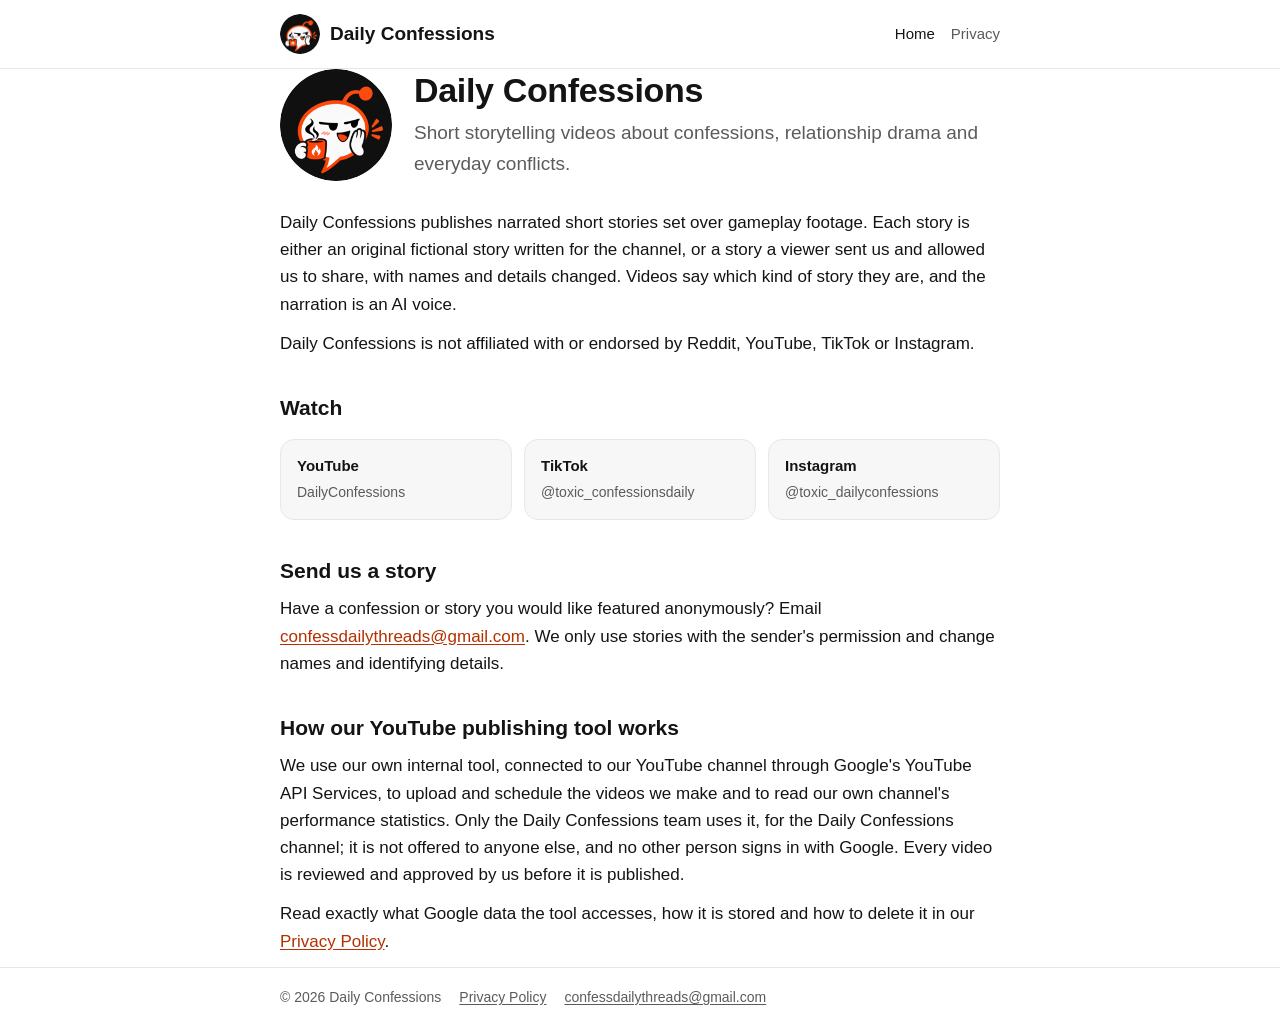
<file: index.html>
<!doctype html>
<html lang="en">
<head>
<meta charset="utf-8">
<meta name="viewport" content="width=device-width, initial-scale=1">
<title>Daily Confessions</title>
<meta name="description" content="Daily Confessions makes short storytelling videos for YouTube, TikTok and Instagram.">
<link rel="icon" href="assets/logo.png">
<link rel="stylesheet" href="style.css">
</head>
<body>
<header class="site"><div class="wrap">
  <a class="brand" href="./"><img src="assets/logo.png" alt="">Daily Confessions</a>
  <nav aria-label="Site"><a href="./" aria-current="page">Home</a><a href="privacy.html">Privacy</a></nav>
</div></header>

<main class="wrap">
  <section class="hero">
    <img src="assets/logo.png" alt="Daily Confessions logo">
    <div>
      <h1>Daily Confessions</h1>
      <p class="lead">Short storytelling videos about confessions, relationship drama and everyday conflicts.</p>
    </div>
  </section>

  <p>Daily Confessions publishes narrated short stories set over gameplay footage. Each story is either an original
     fictional story written for the channel, or a story a viewer sent us and allowed us to share, with names and
     details changed. Videos say which kind of story they are, and the narration is an AI voice.</p>
  <p>Daily Confessions is not affiliated with or endorsed by Reddit, YouTube, TikTok or Instagram.</p>

  <h2>Watch</h2>
  <div class="cards">
    <a class="card" href="https://www.youtube.com/channel/UCWHgbTQHVSW7D9kofsaD4Kg"><b>YouTube</b><span>DailyConfessions</span></a>
    <a class="card" href="https://www.tiktok.com/@toxic_confessionsdaily"><b>TikTok</b><span>@toxic_confessionsdaily</span></a>
    <a class="card" href="https://www.instagram.com/toxic_dailyconfessions/"><b>Instagram</b><span>@toxic_dailyconfessions</span></a>
  </div>

  <h2>Send us a story</h2>
  <p>Have a confession or story you would like featured anonymously? Email
     <a href="mailto:confessdailythreads@gmail.com">confessdailythreads@gmail.com</a>. We only use stories with the
     sender's permission and change names and identifying details.</p>

  <h2>How our YouTube publishing tool works</h2>
  <p>We use our own internal tool, connected to our YouTube channel through Google's YouTube API Services, to upload and
     schedule the videos we make and to read our own channel's performance statistics. Only the Daily Confessions
     team uses it, for the Daily Confessions channel; it is not offered to anyone else, and no other person signs in
     with Google. Every video is reviewed and approved by us before it is published.</p>
  <p>Read exactly what Google data the tool accesses, how it is stored and how to delete it in our
     <a href="privacy.html">Privacy Policy</a>.</p>
</main>

<footer class="site"><div class="wrap">
  <span>© 2026 Daily Confessions</span>
  <a href="privacy.html">Privacy Policy</a>
  <a href="mailto:confessdailythreads@gmail.com">confessdailythreads@gmail.com</a>
</div></footer>
</body>
</html>
</file>
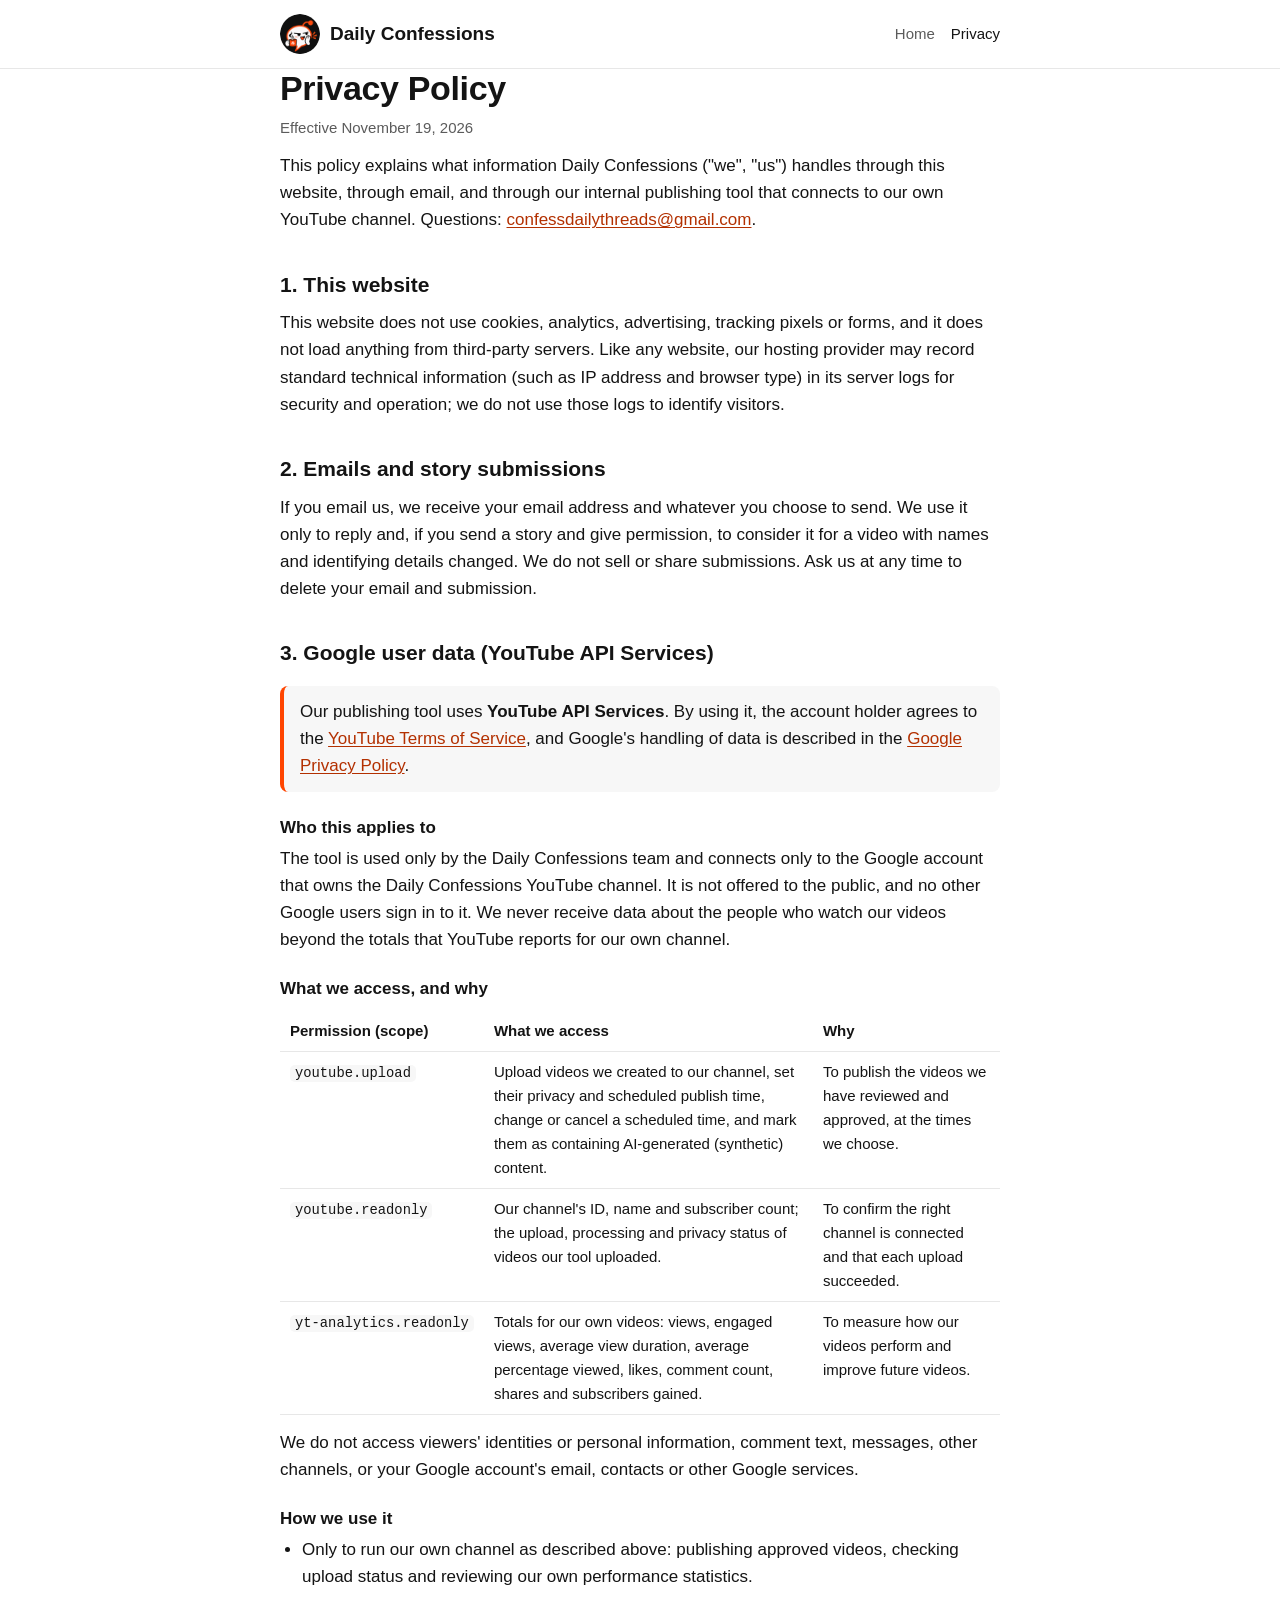
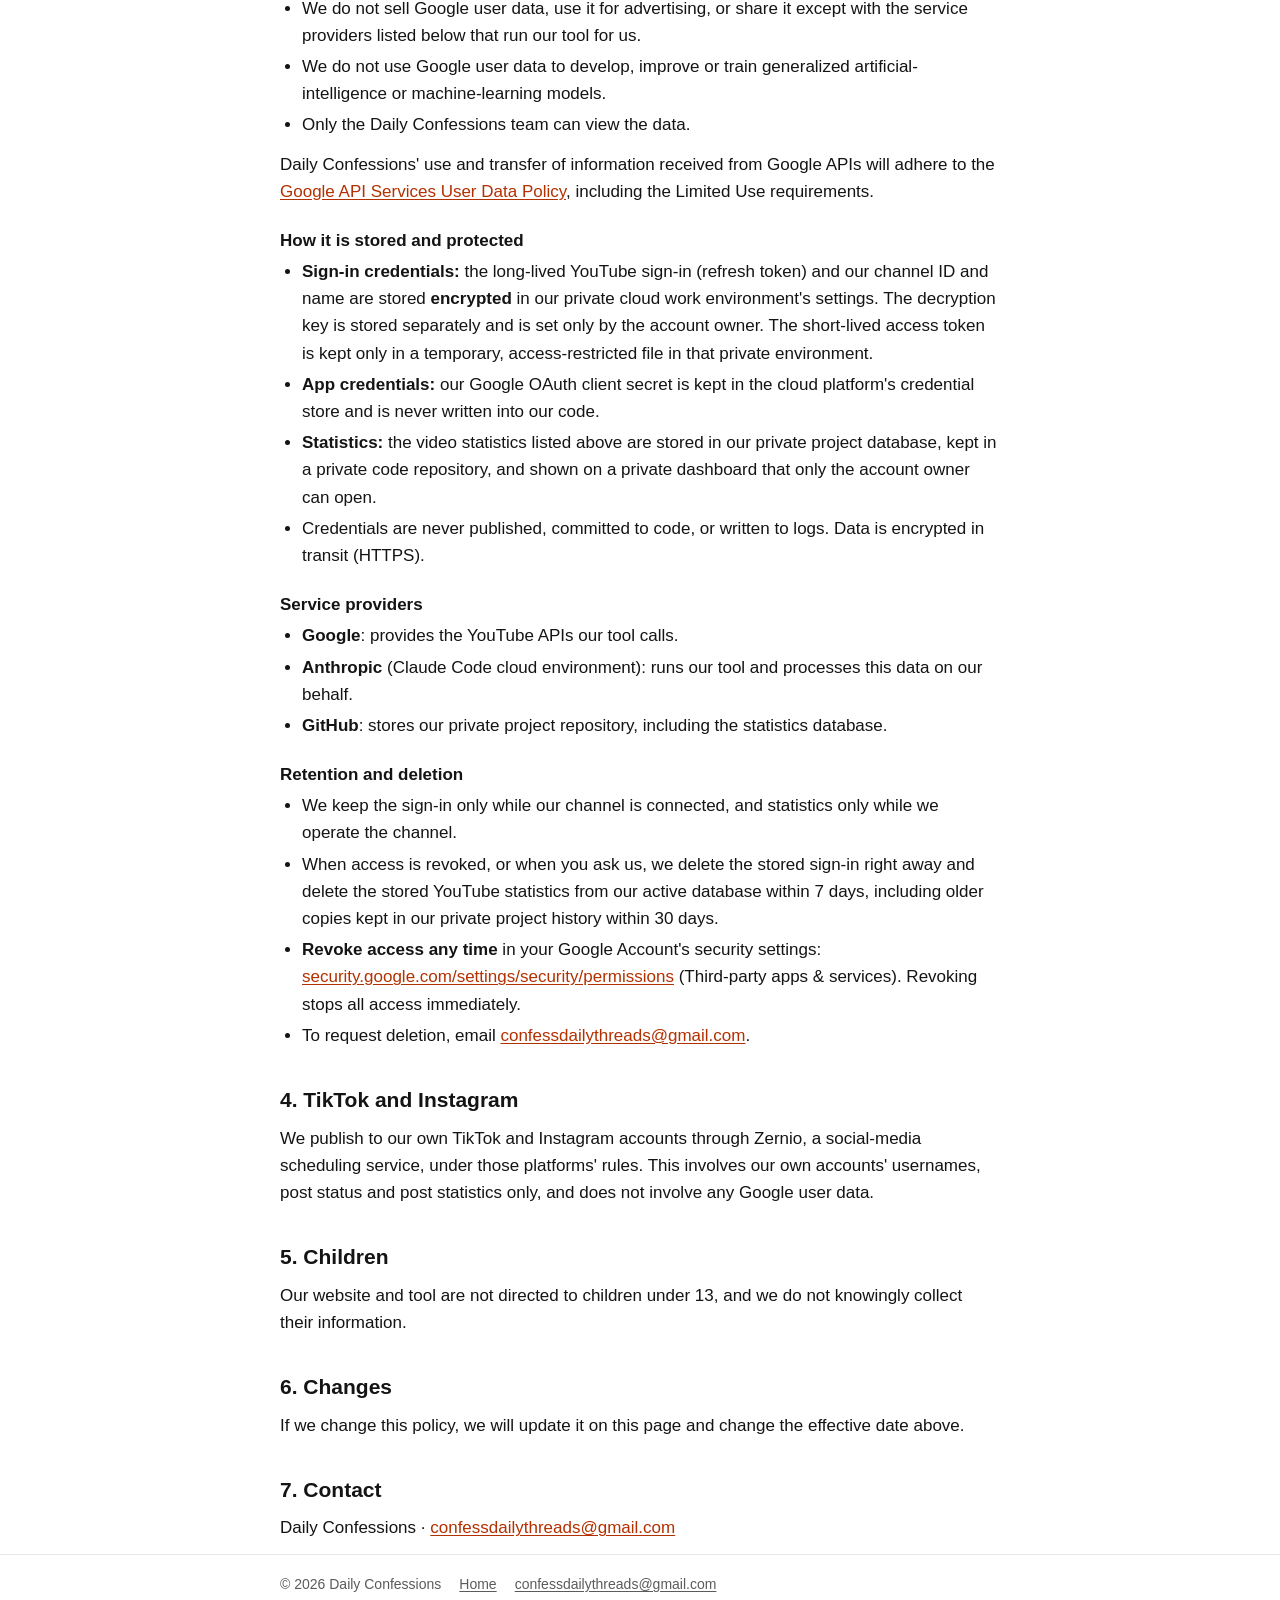
<file: privacy.html>
<!doctype html>
<html lang="en">
<head>
<meta charset="utf-8">
<meta name="viewport" content="width=device-width, initial-scale=1">
<title>Privacy Policy · Daily Confessions</title>
<meta name="description" content="How Daily Confessions handles information, including Google and YouTube data.">
<link rel="icon" href="assets/logo.png">
<link rel="stylesheet" href="style.css">
</head>
<body>
<header class="site"><div class="wrap">
  <a class="brand" href="./"><img src="assets/logo.png" alt="">Daily Confessions</a>
  <nav aria-label="Site"><a href="./">Home</a><a href="privacy.html" aria-current="page">Privacy</a></nav>
</div></header>

<main class="wrap">
  <h1>Privacy Policy</h1>
  <p class="meta">Effective November 19, 2026</p>

  <p>This policy explains what information Daily Confessions ("we", "us") handles through this website, through
     email, and through our internal publishing tool that connects to our own YouTube channel. Questions:
     <a href="mailto:confessdailythreads@gmail.com">confessdailythreads@gmail.com</a>.</p>

  <h2>1. This website</h2>
  <p>This website does not use cookies, analytics, advertising, tracking pixels or forms, and it does not load
     anything from third-party servers. Like any website, our hosting provider may record standard technical
     information (such as IP address and browser type) in its server logs for security and operation; we do not use
     those logs to identify visitors.</p>

  <h2>2. Emails and story submissions</h2>
  <p>If you email us, we receive your email address and whatever you choose to send. We use it only to reply and,
     if you send a story and give permission, to consider it for a video with names and identifying details
     changed. We do not sell or share submissions. Ask us at any time to delete your email and submission.</p>

  <h2>3. Google user data (YouTube API Services)</h2>
  <div class="note">Our publishing tool uses <b>YouTube API Services</b>. By using it, the account holder agrees to the
     <a href="https://www.youtube.com/t/terms">YouTube Terms of Service</a>, and Google's handling of data is described in
     the <a href="https://policies.google.com/privacy">Google Privacy Policy</a>.</div>

  <h3>Who this applies to</h3>
  <p>The tool is used only by the Daily Confessions team and connects only to the Google account that owns the Daily
     Confessions YouTube channel. It is not offered to the public, and no other Google users sign in to it. We never
     receive data about the people who watch our videos beyond the totals that YouTube reports for our own channel.</p>

  <h3>What we access, and why</h3>
  <div class="tbl"><table>
    <tr><th>Permission (scope)</th><th>What we access</th><th>Why</th></tr>
    <tr><td><code>youtube.upload</code></td>
        <td>Upload videos we created to our channel, set their privacy and scheduled publish time, change or cancel a
            scheduled time, and mark them as containing AI-generated (synthetic) content.</td>
        <td>To publish the videos we have reviewed and approved, at the times we choose.</td></tr>
    <tr><td><code>youtube.readonly</code></td>
        <td>Our channel's ID, name and subscriber count; the upload, processing and privacy status of videos our tool
            uploaded.</td>
        <td>To confirm the right channel is connected and that each upload succeeded.</td></tr>
    <tr><td><code>yt-analytics.readonly</code></td>
        <td>Totals for our own videos: views, engaged views, average view duration, average percentage viewed, likes,
            comment count, shares and subscribers gained.</td>
        <td>To measure how our videos perform and improve future videos.</td></tr>
  </table></div>
  <p>We do not access viewers' identities or personal information, comment text, messages, other channels, or your
     Google account's email, contacts or other Google services.</p>

  <h3>How we use it</h3>
  <ul>
    <li>Only to run our own channel as described above: publishing approved videos, checking upload status and
        reviewing our own performance statistics.</li>
    <li>We do not sell Google user data, use it for advertising, or share it except with the service providers
        listed below that run our tool for us.</li>
    <li>We do not use Google user data to develop, improve or train generalized artificial-intelligence or
        machine-learning models.</li>
    <li>Only the Daily Confessions team can view the data.</li>
  </ul>
  <p>Daily Confessions' use and transfer of information received from Google APIs will adhere to the
     <a href="https://developers.google.com/terms/api-services-user-data-policy">Google API Services User Data Policy</a>,
     including the Limited Use requirements.</p>

  <h3>How it is stored and protected</h3>
  <ul>
    <li><b>Sign-in credentials:</b> the long-lived YouTube sign-in (refresh token) and our channel ID and name are stored
        <b>encrypted</b> in our private cloud work environment's settings. The decryption key is stored separately and
        is set only by the account owner. The short-lived access token is kept only in a temporary, access-restricted
        file in that private environment.</li>
    <li><b>App credentials:</b> our Google OAuth client secret is kept in the cloud platform's credential store and is
        never written into our code.</li>
    <li><b>Statistics:</b> the video statistics listed above are stored in our private project database, kept in a
        private code repository, and shown on a private dashboard that only the account owner can open.</li>
    <li>Credentials are never published, committed to code, or written to logs. Data is encrypted in transit (HTTPS).</li>
  </ul>

  <h3>Service providers</h3>
  <ul>
    <li><b>Google</b>: provides the YouTube APIs our tool calls.</li>
    <li><b>Anthropic</b> (Claude Code cloud environment): runs our tool and processes this data on our behalf.</li>
    <li><b>GitHub</b>: stores our private project repository, including the statistics database.</li>
  </ul>

  <h3>Retention and deletion</h3>
  <ul>
    <li>We keep the sign-in only while our channel is connected, and statistics only while we operate the channel.</li>
    <li>When access is revoked, or when you ask us, we delete the stored sign-in right away and delete the stored YouTube
        statistics from our active database within 7 days, including older copies kept in our private project history
        within 30 days.</li>
    <li><b>Revoke access any time</b> in your Google Account's security settings:
        <a href="https://security.google.com/settings/security/permissions">security.google.com/settings/security/permissions</a>
        (Third-party apps &amp; services). Revoking stops all access immediately.</li>
    <li>To request deletion, email <a href="mailto:confessdailythreads@gmail.com">confessdailythreads@gmail.com</a>.</li>
  </ul>

  <h2>4. TikTok and Instagram</h2>
  <p>We publish to our own TikTok and Instagram accounts through Zernio, a social-media scheduling service, under those
     platforms' rules. This involves our own accounts' usernames, post status and post statistics only, and does not
     involve any Google user data.</p>

  <h2>5. Children</h2>
  <p>Our website and tool are not directed to children under 13, and we do not knowingly collect their information.</p>

  <h2>6. Changes</h2>
  <p>If we change this policy, we will update it on this page and change the effective date above.</p>

  <h2>7. Contact</h2>
  <p>Daily Confessions · <a href="mailto:confessdailythreads@gmail.com">confessdailythreads@gmail.com</a></p>
</main>

<footer class="site"><div class="wrap">
  <span>© 2026 Daily Confessions</span>
  <a href="./">Home</a>
  <a href="mailto:confessdailythreads@gmail.com">confessdailythreads@gmail.com</a>
</div></footer>
</body>
</html>
</file>
<file: style.css>
:root {
  --bg: #ffffff;
  --fg: #141414;
  --muted: #5b5b5b;
  --line: #e7e7e7;
  --card: #f7f7f7;
  --accent: #ff4500;
  --accent-ink: #b33000;
  --radius: 14px;
  --font: -apple-system, BlinkMacSystemFont, "Segoe UI", Roboto, "Helvetica Neue", Arial, sans-serif;
}
@media (prefers-color-scheme: dark) {
  :root {
    --bg: #101010;
    --fg: #f2f2f2;
    --muted: #a9a9a9;
    --line: #2a2a2a;
    --card: #191919;
    --accent-ink: #ff7a45;
  }
}
* { box-sizing: border-box; }
html { -webkit-text-size-adjust: 100%; }
body {
  margin: 0; background: var(--bg); color: var(--fg); font: 17px/1.6 var(--font);
}
a { color: var(--accent-ink); text-underline-offset: 2px; overflow-wrap: anywhere; }
a:focus-visible { outline: 3px solid var(--accent); outline-offset: 2px; border-radius: 4px; }
.wrap { max-width: 760px; margin: 0 auto; padding: 0 20px; }
header.site { border-bottom: 1px solid var(--line); }
header.site .wrap { display: flex; align-items: center; justify-content: space-between; gap: 12px; padding-top: 14px; padding-bottom: 14px; }
.brand { display: flex; align-items: center; gap: 10px; color: var(--fg); text-decoration: none; font-weight: 800; font-size: 19px; }
.brand img { width: 40px; height: 40px; border-radius: 50%; }
nav a { margin-left: 16px; font-size: 15px; color: var(--muted); text-decoration: none; }
nav a:hover, nav a[aria-current="page"] { color: var(--fg); }
main { padding: 36px 0 56px; }
.hero { display: grid; grid-template-columns: 112px 1fr; gap: 22px; align-items: center; margin-bottom: 28px; }
.hero img { width: 112px; height: 112px; border-radius: 50%; }
h1 { font-size: 34px; line-height: 1.15; margin: 0 0 8px; letter-spacing: -0.01em; }
h2 { font-size: 21px; margin: 34px 0 8px; }
h3 { font-size: 17px; margin: 22px 0 4px; }
p, ul { margin: 0 0 12px; }
ul { padding-left: 22px; }
li { margin-bottom: 4px; }
.lead { font-size: 19px; color: var(--muted); margin: 0; }
.cards { display: grid; grid-template-columns: repeat(3, 1fr); gap: 12px; margin: 14px 0 6px; }
.card { background: var(--card); border: 1px solid var(--line); border-radius: var(--radius); padding: 14px 16px; text-decoration: none; color: var(--fg); }
.card b { display: block; font-size: 15px; }
.card span { color: var(--muted); font-size: 14px; word-break: break-word; }
.card:hover { border-color: var(--accent); }
.note { background: var(--card); border-left: 4px solid var(--accent); border-radius: 8px; padding: 12px 16px; margin: 16px 0; }
.meta { color: var(--muted); font-size: 15px; }
table { border-collapse: collapse; width: 100%; font-size: 15px; margin: 8px 0 14px; }
th, td { text-align: left; vertical-align: top; padding: 8px 10px; border-bottom: 1px solid var(--line); }
th { font-weight: 700; }
code { font-size: 0.92em; background: var(--card); padding: 1px 5px; border-radius: 5px; word-break: break-all; }
footer.site { border-top: 1px solid var(--line); color: var(--muted); font-size: 14px; }
footer.site .wrap { padding-top: 18px; padding-bottom: 28px; display: flex; flex-wrap: wrap; gap: 6px 18px; }
footer.site a { color: var(--muted); }
@media (max-width: 640px) {
  .hero { grid-template-columns: 72px 1fr; gap: 14px; }
  .hero img { width: 72px; height: 72px; }
  h1 { font-size: 27px; }
  .cards { grid-template-columns: 1fr; }
  nav a { margin-left: 12px; }
  .tbl table, .tbl tr, .tbl td { display: block; width: 100%; }
  .tbl tr:first-child { display: none; }
  .tbl tr { border-bottom: 1px solid var(--line); padding: 8px 0; }
  .tbl td { border: 0; padding: 2px 0; }
  .tbl td:first-child { font-weight: 700; }
}
.tbl td code { white-space: nowrap; word-break: normal; }
.tbl td:first-child { width: 1%; }
</file>
